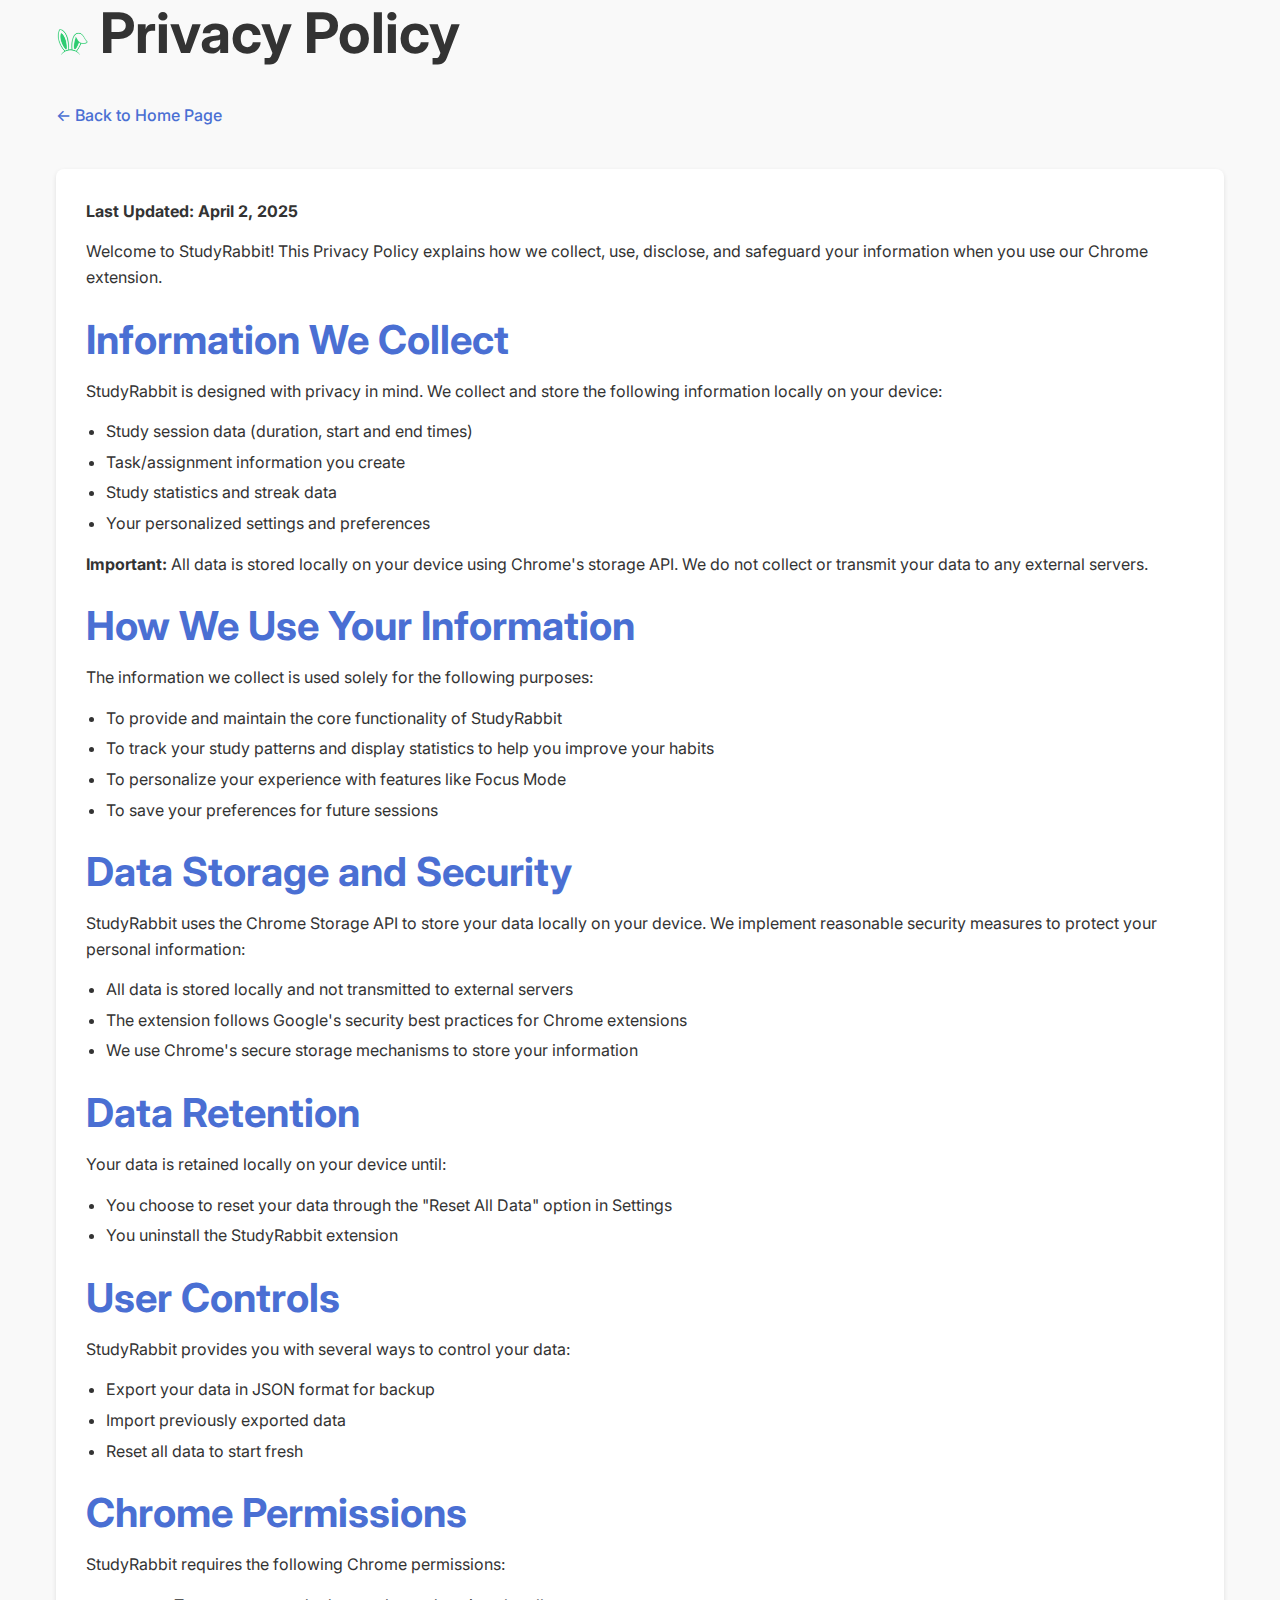
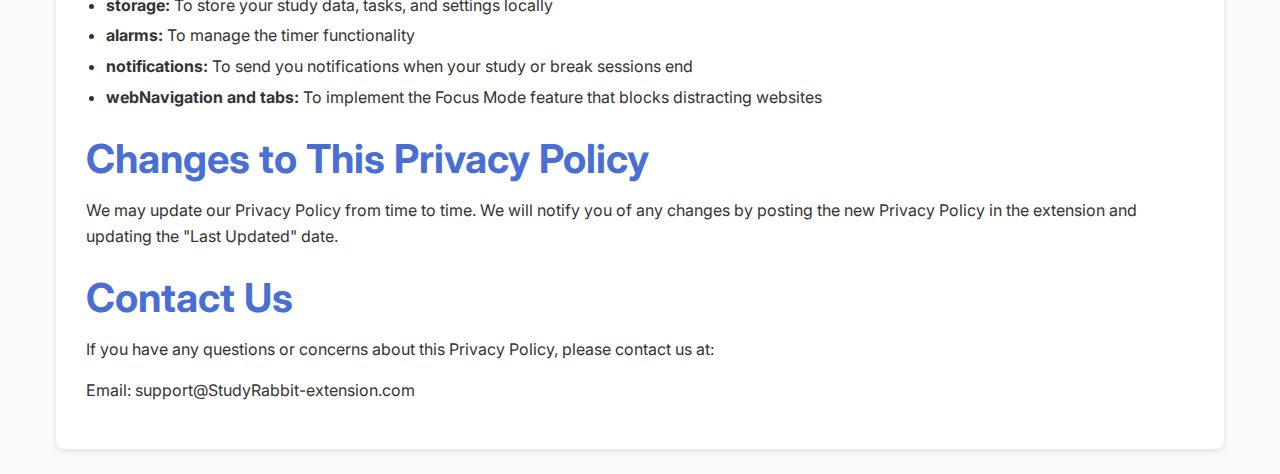
<file: privacy.html>
<!DOCTYPE html>
<html lang="en">
  <head>
    <meta charset="UTF-8">
    <meta name="viewport" content="width=device-width, initial-scale=1.0">
    <title>StudyRabbit - Privacy Policy</title>
    <meta name="description" content="Build better study habits with StudyRabbit, the Chrome extension designed to help college students stay focused and productive.">
    <link rel="stylesheet" href="css/styles.css">
    <link rel="stylesheet" href="css/animations.css">
    <link rel="icon" type="image/png" href="/image/Logo.png">
    <!-- Font Awesome -->
    <link rel="stylesheet" href="https://cdnjs.cloudflare.com/ajax/libs/font-awesome/6.4.0/css/all.min.css">
    <!-- Google Fonts -->
    <link rel="preconnect" href="https://fonts.googleapis.com">
    <link rel="preconnect" href="https://fonts.gstatic.com" crossorigin>
    <link href="https://fonts.googleapis.com/css2?family=Inter:wght@300;400;500;600;700&display=swap" rel="stylesheet">
</head>
<body>
  <div class="container">
    <header>
      <div class="header-title">
        <img src="/image/Logo.png" alt="StudyRabbit Logo" class="header-logo">
        <h1>Privacy Policy</h1>
      </div>
    </header>
    
    <div class="navigation-links">
      <a href="index.html" class="back-link">← Back to Home Page</a>
    </div>
    
    <div class="policy-content">
      <p><strong>Last Updated: April 2, 2025</strong></p>
      
      <p>Welcome to StudyRabbit! This Privacy Policy explains how we collect, use, disclose, and safeguard your information when you use our Chrome extension.</p>
      
      <h2>Information We Collect</h2>
      <p>StudyRabbit is designed with privacy in mind. We collect and store the following information locally on your device:</p>
      <ul>
        <li>Study session data (duration, start and end times)</li>
        <li>Task/assignment information you create</li>
        <li>Study statistics and streak data</li>
        <li>Your personalized settings and preferences</li>
      </ul>
      
      <p><strong>Important:</strong> All data is stored locally on your device using Chrome's storage API. We do not collect or transmit your data to any external servers.</p>
      
      <h2>How We Use Your Information</h2>
      <p>The information we collect is used solely for the following purposes:</p>
      <ul>
        <li>To provide and maintain the core functionality of StudyRabbit</li>
        <li>To track your study patterns and display statistics to help you improve your habits</li>
        <li>To personalize your experience with features like Focus Mode</li>
        <li>To save your preferences for future sessions</li>
      </ul>
      
      <h2>Data Storage and Security</h2>
      <p>StudyRabbit uses the Chrome Storage API to store your data locally on your device. We implement reasonable security measures to protect your personal information:</p>
      <ul>
        <li>All data is stored locally and not transmitted to external servers</li>
        <li>The extension follows Google's security best practices for Chrome extensions</li>
        <li>We use Chrome's secure storage mechanisms to store your information</li>
      </ul>
      
      <h2>Data Retention</h2>
      <p>Your data is retained locally on your device until:</p>
      <ul>
        <li>You choose to reset your data through the "Reset All Data" option in Settings</li>
        <li>You uninstall the StudyRabbit extension</li>
      </ul>
      
      <h2>User Controls</h2>
      <p>StudyRabbit provides you with several ways to control your data:</p>
      <ul>
        <li>Export your data in JSON format for backup</li>
        <li>Import previously exported data</li>
        <li>Reset all data to start fresh</li>
      </ul>
      
      <h2>Chrome Permissions</h2>
      <p>StudyRabbit requires the following Chrome permissions:</p>
      <ul>
        <li><strong>storage:</strong> To store your study data, tasks, and settings locally</li>
        <li><strong>alarms:</strong> To manage the timer functionality</li>
        <li><strong>notifications:</strong> To send you notifications when your study or break sessions end</li>
        <li><strong>webNavigation and tabs:</strong> To implement the Focus Mode feature that blocks distracting websites</li>
      </ul>
      
      <h2>Changes to This Privacy Policy</h2>
      <p>We may update our Privacy Policy from time to time. We will notify you of any changes by posting the new Privacy Policy in the extension and updating the "Last Updated" date.</p>
      
      <h2>Contact Us</h2>
      <p>If you have any questions or concerns about this Privacy Policy, please contact us at:</p>
      <p>Email: support@StudyRabbit-extension.com</p>
    </div>
  </div>
</body>
</html>
</file>
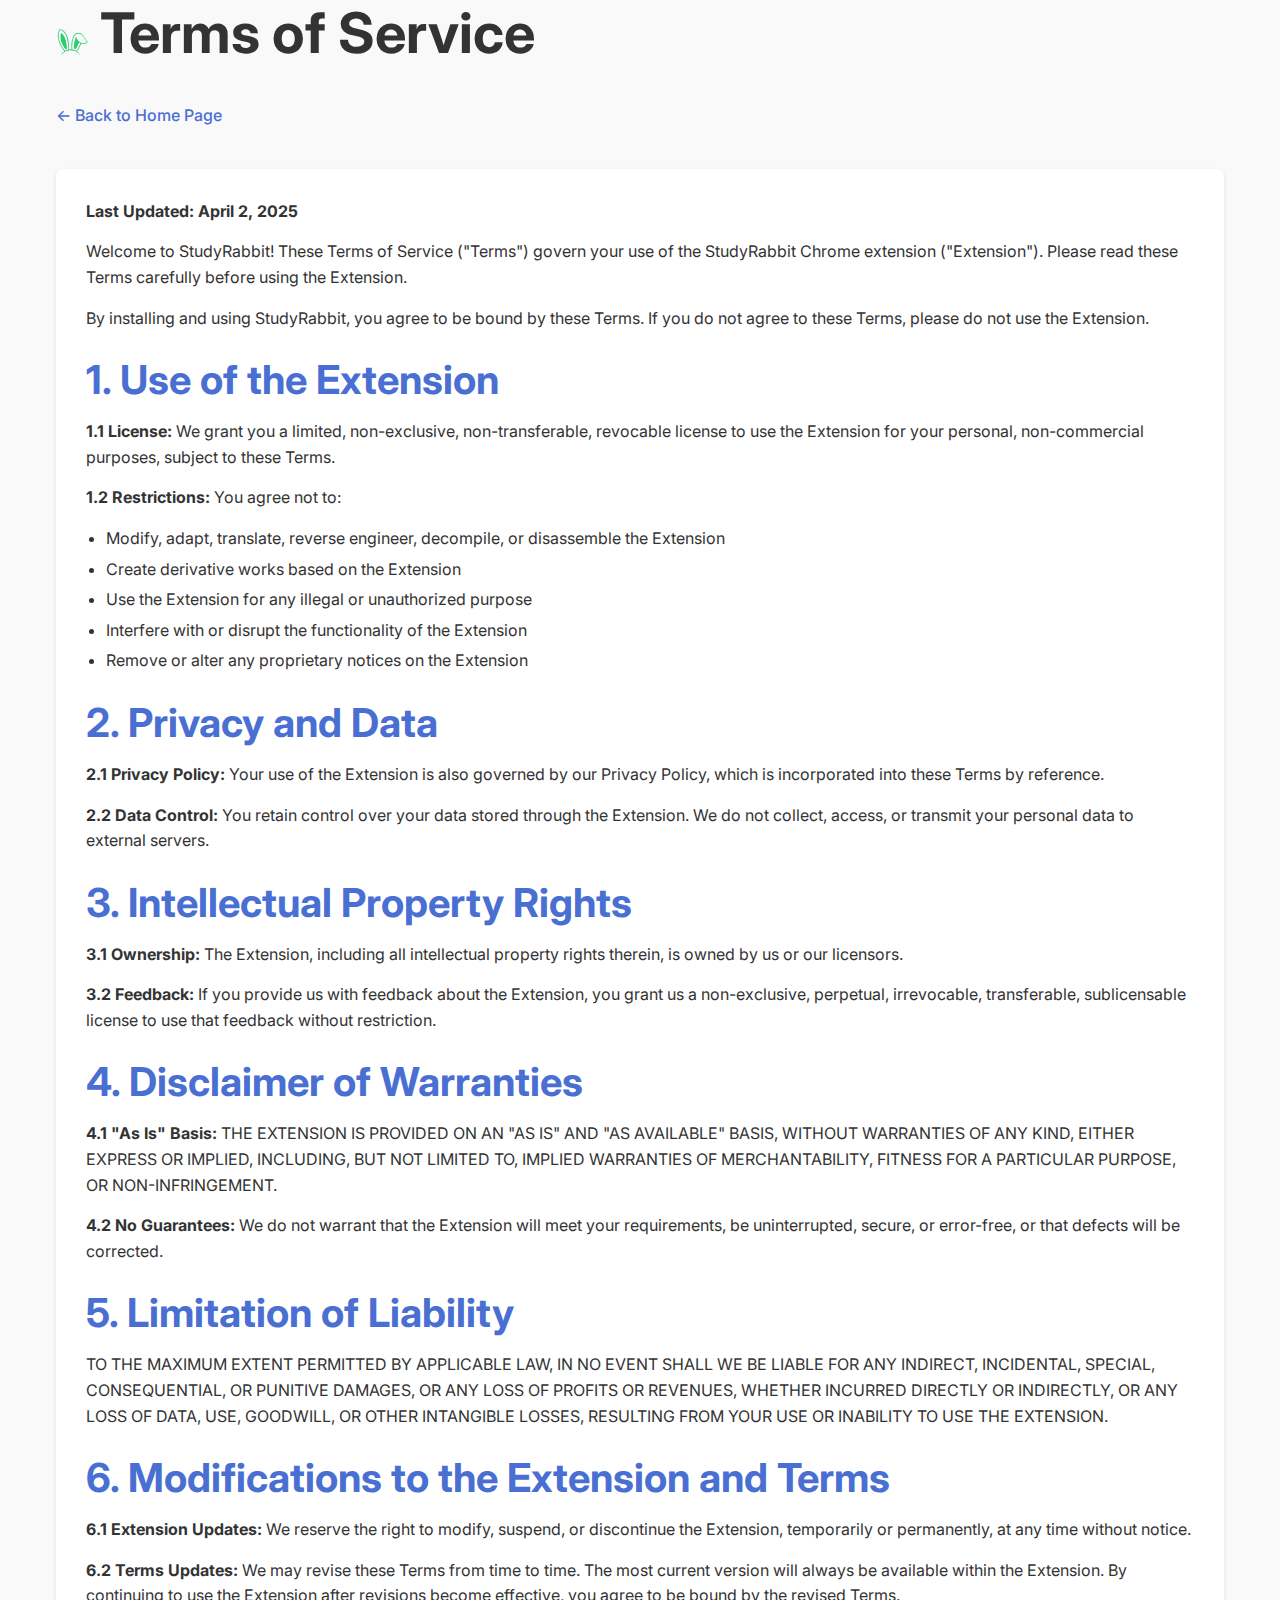
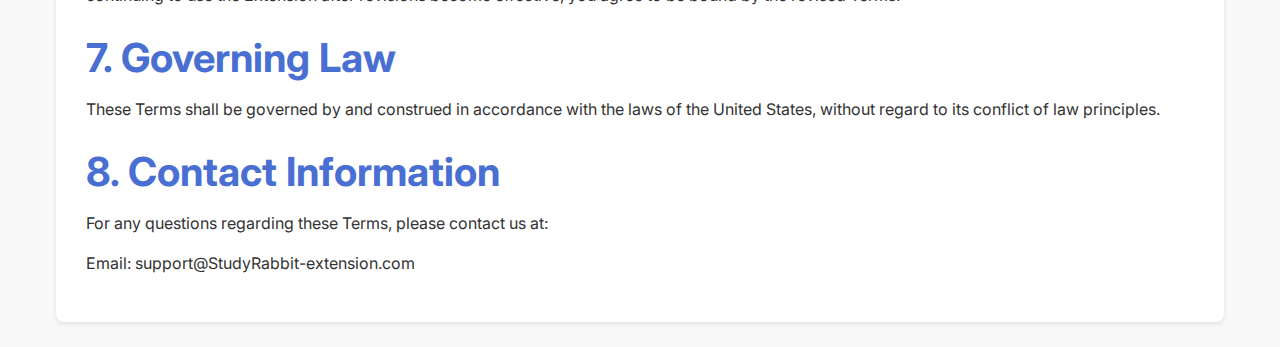
<file: terms.html>
<!DOCTYPE html>
<html lang="en">
  <head>
    <meta charset="UTF-8">
    <meta name="viewport" content="width=device-width, initial-scale=1.0">
    <title>StudyRabbit - Terms of Service</title>
    <meta name="description" content="Build better study habits with StudyRabbit, the Chrome extension designed to help college students stay focused and productive.">
    <link rel="stylesheet" href="css/styles.css">
    <link rel="stylesheet" href="css/animations.css">
    <link rel="icon" type="image/png" href="/image/Logo.png">
    <!-- Font Awesome -->
    <link rel="stylesheet" href="https://cdnjs.cloudflare.com/ajax/libs/font-awesome/6.4.0/css/all.min.css">
    <!-- Google Fonts -->
    <link rel="preconnect" href="https://fonts.googleapis.com">
    <link rel="preconnect" href="https://fonts.gstatic.com" crossorigin>
    <link href="https://fonts.googleapis.com/css2?family=Inter:wght@300;400;500;600;700&display=swap" rel="stylesheet">
</head>
<body>
  <div class="container">
    <header>
      <div class="header-title">
        <img src="/image/Logo.png" alt="StudyRabbit Logo" class="header-logo">
        <h1>Terms of Service</h1>
      </div>
    </header>
    
    <div class="navigation-links">
      <a href="index.html" class="back-link">← Back to Home Page</a>
    </div>
    
    <div class="policy-content">
      <p><strong>Last Updated: April 2, 2025</strong></p>
      
      <p>Welcome to StudyRabbit! These Terms of Service ("Terms") govern your use of the StudyRabbit Chrome extension ("Extension"). Please read these Terms carefully before using the Extension.</p>
      
      <p>By installing and using StudyRabbit, you agree to be bound by these Terms. If you do not agree to these Terms, please do not use the Extension.</p>
      
      <h2>1. Use of the Extension</h2>
      <p><strong>1.1 License:</strong> We grant you a limited, non-exclusive, non-transferable, revocable license to use the Extension for your personal, non-commercial purposes, subject to these Terms.</p>
      
      <p><strong>1.2 Restrictions:</strong> You agree not to:</p>
      <ul>
        <li>Modify, adapt, translate, reverse engineer, decompile, or disassemble the Extension</li>
        <li>Create derivative works based on the Extension</li>
        <li>Use the Extension for any illegal or unauthorized purpose</li>
        <li>Interfere with or disrupt the functionality of the Extension</li>
        <li>Remove or alter any proprietary notices on the Extension</li>
      </ul>
      
      <h2>2. Privacy and Data</h2>
      <p><strong>2.1 Privacy Policy:</strong> Your use of the Extension is also governed by our Privacy Policy, which is incorporated into these Terms by reference.</p>
      
      <p><strong>2.2 Data Control:</strong> You retain control over your data stored through the Extension. We do not collect, access, or transmit your personal data to external servers.</p>
      
      <h2>3. Intellectual Property Rights</h2>
      <p><strong>3.1 Ownership:</strong> The Extension, including all intellectual property rights therein, is owned by us or our licensors.</p>
      
      <p><strong>3.2 Feedback:</strong> If you provide us with feedback about the Extension, you grant us a non-exclusive, perpetual, irrevocable, transferable, sublicensable license to use that feedback without restriction.</p>
      
      <h2>4. Disclaimer of Warranties</h2>
      <p><strong>4.1 "As Is" Basis:</strong> THE EXTENSION IS PROVIDED ON AN "AS IS" AND "AS AVAILABLE" BASIS, WITHOUT WARRANTIES OF ANY KIND, EITHER EXPRESS OR IMPLIED, INCLUDING, BUT NOT LIMITED TO, IMPLIED WARRANTIES OF MERCHANTABILITY, FITNESS FOR A PARTICULAR PURPOSE, OR NON-INFRINGEMENT.</p>
      
      <p><strong>4.2 No Guarantees:</strong> We do not warrant that the Extension will meet your requirements, be uninterrupted, secure, or error-free, or that defects will be corrected.</p>
      
      <h2>5. Limitation of Liability</h2>
      <p>TO THE MAXIMUM EXTENT PERMITTED BY APPLICABLE LAW, IN NO EVENT SHALL WE BE LIABLE FOR ANY INDIRECT, INCIDENTAL, SPECIAL, CONSEQUENTIAL, OR PUNITIVE DAMAGES, OR ANY LOSS OF PROFITS OR REVENUES, WHETHER INCURRED DIRECTLY OR INDIRECTLY, OR ANY LOSS OF DATA, USE, GOODWILL, OR OTHER INTANGIBLE LOSSES, RESULTING FROM YOUR USE OR INABILITY TO USE THE EXTENSION.</p>
      
      <h2>6. Modifications to the Extension and Terms</h2>
      <p><strong>6.1 Extension Updates:</strong> We reserve the right to modify, suspend, or discontinue the Extension, temporarily or permanently, at any time without notice.</p>
      
      <p><strong>6.2 Terms Updates:</strong> We may revise these Terms from time to time. The most current version will always be available within the Extension. By continuing to use the Extension after revisions become effective, you agree to be bound by the revised Terms.</p>
      
      <h2>7. Governing Law</h2>
      <p>These Terms shall be governed by and construed in accordance with the laws of the United States, without regard to its conflict of law principles.</p>
      
      <h2>8. Contact Information</h2>
      <p>For any questions regarding these Terms, please contact us at:</p>
      <p>Email: support@StudyRabbit-extension.com</p>
    </div>
  </div>
</body>
</html>
</file>
<file: css/styles.css>
:root {
    /* Primary Colors */
    --primary-color: #4a6fd3;
    --primary-dark: #3a5bc0;
    --primary-light: #6a8fe3;
    
    /* Secondary Colors */
    --secondary-color: #7bc9c2;
    --secondary-dark: #5ba9a2;
    --secondary-light: #9bd9d2;
    
    /* Neutral Colors */
    --bg-color: #f9f9f9;
    --text-color: #333;
    --light-gray: #e0e0e0;
    --med-gray: #999;
    --dark-gray: #555;
    
    /* Accent Colors */
    --error-color: #e74c3c;
    --success-color: #2ecc71;
    --warning-color: #f39c12;
    
    /* Font Sizes */
    --h1-size: 3.5rem;
    --h2-size: 2.5rem;
    --h3-size: 1.75rem;
    --h4-size: 1.25rem;
    --body-size: 1rem;
    --small-size: 0.875rem;
    
    /* Spacing */
    --space-xs: 0.25rem;
    --space-sm: 0.5rem;
    --space-md: 1rem;
    --space-lg: 2rem;
    --space-xl: 4rem;
    
    /* Border Radius */
    --radius-sm: 4px;
    --radius-md: 8px;
    --radius-lg: 16px;
    --radius-full: 9999px;
    
    /* Shadows */
    --shadow-sm: 0 2px 5px rgba(0, 0, 0, 0.1);
    --shadow-md: 0 4px 10px rgba(0, 0, 0, 0.1);
    --shadow-lg: 0 10px 25px rgba(0, 0, 0, 0.1);
    
    /* Transitions */
    --transition-fast: 0.2s ease;
    --transition-medium: 0.3s ease;
    --transition-slow: 0.5s ease;
}

/* Reset & Base Styles */
* {
    margin: 0;
    padding: 0;
    box-sizing: border-box;
}

html {
    scroll-behavior: smooth;
}

body {
    font-family: 'Inter', sans-serif;
    color: var(--text-color);
    background-color: var(--bg-color);
    line-height: 1.6;
}

img {
    max-width: 100%;
    height: auto;
}

a {
    color: var(--primary-color);
    text-decoration: none;
    transition: color var(--transition-fast);
}

a:hover {
    color: var(--primary-dark);
}

ul {
    list-style: none;
}

/* Typography */
h1, h2, h3, h4, h5, h6 {
    font-weight: 700;
    line-height: 1.2;
    margin-bottom: var(--space-md);
}

h1 {
    font-size: var(--h1-size);
}

h2 {
    font-size: var(--h2-size);
}

h3 {
    font-size: var(--h3-size);
}

h4 {
    font-size: var(--h4-size);
}

p {
    margin-bottom: var(--space-md);
}

/* Container */
.container {
    width: 100%;
    max-width: 1200px;
    margin: 0 auto;
    padding: 0 var(--space-md);
}

/* Buttons */
.btn {
    display: inline-flex;
    align-items: center;
    justify-content: center;
    padding: 0.75rem 1.5rem;
    border-radius: var(--radius-md);
    font-weight: 600;
    font-size: 1rem;
    text-align: center;
    cursor: pointer;
    transition: all var(--transition-fast);
    border: none;
    outline: none;
}

.btn-primary {
    background-color: var(--primary-color);
    color: white;
}

.btn-primary:hover {
    background-color: var(--primary-dark);
    color: white;
    transform: translateY(-2px);
    box-shadow: var(--shadow-md);
}

.btn-secondary {
    background-color: white;
    color: var(--primary-color);
    border: 2px solid var(--primary-color);
}

.btn-secondary:hover {
    background-color: var(--primary-color);
    color: white;
    transform: translateY(-2px);
    box-shadow: var(--shadow-md);
}

.btn-large {
    padding: 1rem 2rem;
    font-size: 1.2rem;
}

.btn i {
    margin-right: 0.5rem;
}

/* Header & Navigation */
.header {
    position: fixed;
    top: 0;
    left: 0;
    width: 100%;
    background-color: white;
    box-shadow: var(--shadow-sm);
    z-index: 1000;
    padding: 1rem 0;
    transition: all var(--transition-fast);
}

.header.scrolled {
    padding: 0.5rem 0;
    box-shadow: var(--shadow-md);
}

.nav {
    display: flex;
    justify-content: space-between;
    align-items: center;
}

.logo {
    display: flex;
    align-items: center;
    font-weight: 700;
    font-size: 1.5rem;
    color: var(--primary-color);
}

.logo img {
    height: 40px;
    margin-right: 10px;
}

.nav-links {
    display: flex;
    align-items: center;
    gap: 2rem;
}

.nav-links a {
    color: var(--text-color);
    font-weight: 500;
    position: relative;
}

.nav-links a:hover {
    color: var(--primary-color);
}

.nav-links a::after {
    content: '';
    position: absolute;
    bottom: -5px;
    left: 0;
    width: 0;
    height: 2px;
    background-color: var(--primary-color);
    transition: width var(--transition-fast);
}

.nav-links a:hover::after {
    width: 100%;
}

.mobile-menu-toggle {
    display: none;
    background: none;
    border: none;
    font-size: 1.5rem;
    color: var(--text-color);
    cursor: pointer;
}

/* Hero Section */
.hero {
    padding: 8rem 0 5rem;
    background: linear-gradient(135deg, #f5f7fa 0%, #e4eaf5 100%);
    position: relative;
    overflow: hidden;
}

.hero .container {
    display: flex;
    align-items: center;
    justify-content: space-between;
    gap: 2rem;
}

.hero-content {
    flex: 1;
    max-width: 600px;
}

.hero h1 {
    font-size: 3.5rem;
    margin-bottom: 1.5rem;
    background: linear-gradient(to right, var(--primary-color), var(--primary-dark));
    -webkit-background-clip: text;
    -webkit-text-fill-color: transparent;
}

.subtitle {
    font-size: 1.25rem;
    color: var(--dark-gray);
    margin-bottom: 2rem;
}

.hero-buttons {
    display: flex;
    gap: 1rem;
    margin-bottom: 2.5rem;
}

.hero-image {
    flex: 1;
    position: relative;
    display: flex;
    justify-content: center;
    align-items: center;
}

.hero-image .screenshot {
    max-width: 100%;
    border-radius: var(--radius-md);
    box-shadow: var(--shadow-lg);
    position: relative;
    z-index: 2;
}

.blob-1, .blob-2 {
    position: absolute;
    border-radius: 50%;
    filter: blur(50px);
    z-index: 1;
    opacity: 0.8;
}

.blob-1 {
    width: 300px;
    height: 300px;
    background-color: rgba(74, 111, 211, 0.3);
    top: -50px;
    right: -50px;
}

.blob-2 {
    width: 250px;
    height: 250px;
    background-color: rgba(123, 201, 194, 0.3);
    bottom: -50px;
    left: -50px;
}

.stats {
    display: flex;
    gap: 2rem;
}

.stat {
    display: flex;
    flex-direction: column;
}

.stat-number {
    font-size: 2rem;
    font-weight: 700;
    color: var(--primary-color);
}

.stat-text {
    font-size: 0.875rem;
    color: var(--med-gray);
}

/* Section Headers */
.section-header {
    text-align: center;
    max-width: 800px;
    margin: 0 auto var(--space-xl);
}

.section-header h2 {
    margin-bottom: 1rem;
}

.section-header p {
    font-size: 1.2rem;
    color: var(--dark-gray);
}

/* Features Section */
.features {
    padding: var(--space-xl) 0;
    background-color: white;
}

.features-grid {
    display: grid;
    grid-template-columns: repeat(auto-fit, minmax(300px, 1fr));
    gap: 2rem;
}

.feature-card {
    background-color: white;
    padding: 2rem;
    border-radius: var(--radius-md);
    box-shadow: var(--shadow-sm);
    transition: transform var(--transition-medium), box-shadow var(--transition-medium);
    border: 1px solid var(--light-gray);
}

.feature-card:hover {
    transform: translateY(-10px);
    box-shadow: var(--shadow-md);
}

.feature-icon {
    display: flex;
    align-items: center;
    justify-content: center;
    width: 60px;
    height: 60px;
    background-color: rgba(74, 111, 211, 0.1);
    border-radius: var(--radius-full);
    margin-bottom: 1.5rem;
    color: var(--primary-color);
    font-size: 1.5rem;
}

.feature-card h3 {
    margin-bottom: 1rem;
}

/* How It Works Section */
.how-it-works {
    padding: var(--space-xl) 0;
    background-color: var(--bg-color);
}

.steps {
    display: flex;
    flex-direction: column;
    gap: 3rem;
}

.step {
    display: flex;
    align-items: center;
    gap: 2rem;
}

.step:nth-child(even) {
    flex-direction: row-reverse;
}

.step-number {
    flex-shrink: 0;
    display: flex;
    align-items: center;
    justify-content: center;
    width: 60px;
    height: 60px;
    background-color: var(--primary-color);
    color: white;
    font-size: 1.5rem;
    font-weight: 700;
    border-radius: var(--radius-full);
}

.step-content {
    flex: 1;
}

.step-image {
    flex: 1;
    display: flex;
    justify-content: center;
}

.step-image img {
    max-width: 400px;
    border-radius: var(--radius-md);
    box-shadow: var(--shadow-md);
}

/* Demo Video Section */
.demo-video {
    padding: var(--space-xl) 0;
    background-color: white;
}

.video-container {
    max-width: 800px;
    margin: 0 auto;
}

.video-placeholder {
    position: relative;
    aspect-ratio: 16/9;
    background-color: #000;
    border-radius: var(--radius-md);
    overflow: hidden;
    box-shadow: var(--shadow-md);
    cursor: pointer;
}

.video-placeholder img {
    width: 100%;
    height: 100%;
    object-fit: cover;
    opacity: 0.7;
    transition: opacity var(--transition-fast);
}

.video-placeholder:hover img {
    opacity: 0.5;
}

.play-button {
    position: absolute;
    top: 50%;
    left: 50%;
    transform: translate(-50%, -50%);
    width: 80px;
    height: 80px;
    background-color: rgba(255, 255, 255, 0.2);
    border-radius: var(--radius-full);
    display: flex;
    align-items: center;
    justify-content: center;
    color: white;
    font-size: 2rem;
    z-index: 2;
    transition: all var(--transition-fast);
}

.video-placeholder:hover .play-button {
    background-color: var(--primary-color);
    transform: translate(-50%, -50%) scale(1.1);
}

/* Testimonials Section */
.testimonials {
    padding: var(--space-xl) 0;
    background-color: var(--bg-color);
}

.testimonials-slider {
    max-width: 800px;
    margin: 0 auto;
    position: relative;
}

.testimonial {
    background-color: white;
    border-radius: var(--radius-md);
    padding: 2rem;
    box-shadow: var(--shadow-md);
    margin-bottom: 2rem;
}

.testimonial-content {
    margin-bottom: 1.5rem;
}

.testimonial-content p {
    font-size: 1.1rem;
    line-height: 1.8;
    font-style: italic;
    position: relative;
    padding: 0 1rem;
}

.testimonial-content p::before,
.testimonial-content p::after {
    content: '"';
    font-size: 2rem;
    color: var(--primary-light);
    position: absolute;
}

.testimonial-content p::before {
    left: -1rem;
    top: -0.5rem;
}

.testimonial-content p::after {
    right: -1rem;
    bottom: -0.5rem;
}

.testimonial-author {
    display: flex;
    align-items: center;
    gap: 1rem;
}

.testimonial-author img {
    width: 60px;
    height: 60px;
    border-radius: var(--radius-full);
    object-fit: cover;
}

.author-info h4 {
    margin-bottom: 0.25rem;
}

.author-info p {
    margin-bottom: 0;
    color: var(--med-gray);
    font-size: 0.875rem;
}

.testimonial-controls {
    display: flex;
    align-items: center;
    justify-content: center;
    gap: 1rem;
}

.prev-testimonial,
.next-testimonial {
    background-color: white;
    border: 1px solid var(--light-gray);
    width: 40px;
    height: 40px;
    border-radius: var(--radius-full);
    display: flex;
    align-items: center;
    justify-content: center;
    cursor: pointer;
    transition: all var(--transition-fast);
}

.prev-testimonial:hover,
.next-testimonial:hover {
    background-color: var(--primary-color);
    color: white;
    border-color: var(--primary-color);
}

.testimonial-dots {
    display: flex;
    gap: 0.5rem;
}

.dot {
    width: 10px;
    height: 10px;
    border-radius: var(--radius-full);
    background-color: var(--light-gray);
    cursor: pointer;
    transition: background-color var(--transition-fast);
}

.dot.active {
    background-color: var(--primary-color);
}

/* 404 Error Page */
.error-page {
    min-height: 70vh;
    display: flex;
    flex-direction: column;
    align-items: center;
    justify-content: center;
    text-align: center;
    padding: 60px 20px;
}

.error-code {
    font-size: 120px;
    font-weight: 700;
    color: #6c63ff;
    margin: 0;
    line-height: 1;
    opacity: 0.9;
}

.error-message {
    font-size: 2.5rem;
    margin: 20px 0;
    color: #333;
}

.error-description {
    font-size: 1.2rem;
    color: #666;
    max-width: 600px;
    margin: 0 auto 30px;
    line-height: 1.6;
}

.error-illustration {
    max-width: 350px;
    margin-bottom: 40px;
}

.back-home {
    background-color: #6c63ff;
    color: white;
    padding: 14px 28px;
    border-radius: 30px;
    font-weight: 500;
    text-decoration: none;
    transition: all 0.3s ease;
    display: inline-flex;
    align-items: center;
    margin-right: 15px;
}

.back-home:hover {
    background-color: #5a52d5;
    transform: translateY(-3px);
    box-shadow: 0 5px 15px rgba(108, 99, 255, 0.3);
}

.back-home i {
    margin-right: 8px;
}

.search-page {
    color: #6c63ff;
    text-decoration: none;
    font-weight: 500;
    display: inline-flex;
    align-items: center;
}

.search-page:hover {
    text-decoration: underline;
}

.search-page i {
    margin-right: 8px;
}

.action-buttons {
    display: flex;
    flex-wrap: wrap;
    justify-content: center;
    gap: 15px;
    margin-top: 20px;
}

@media (max-width: 768px) {
    .error-code {
        font-size: 100px;
    }
    
    .error-message {
        font-size: 2rem;
    }
    
    .error-description {
        font-size: 1.1rem;
    }
    
    .action-buttons {
        flex-direction: column;
        align-items: center;
    }
    
    .back-home {
        margin-right: 0;
        margin-bottom: 15px;
    }
}

/* FAQ Section */
.faq {
    padding: var(--space-xl) 0;
    background-color: white;
}

.faq-container {
    max-width: 800px;
    margin: 0 auto;
}

.faq-item {
    border-bottom: 1px solid var(--light-gray);
    margin-bottom: 1rem;
}

.faq-question {
    display: flex;
    justify-content: space-between;
    align-items: center;
    padding: 1rem 0;
    cursor: pointer;
}

.faq-question h3 {
    margin-bottom: 0;
    font-size: 1.2rem;
}

.faq-question i {
    font-size: 1.2rem;
    color: var(--med-gray);
    transition: transform var(--transition-fast);
}

.faq-item.active .faq-question i {
    transform: rotate(180deg);
    color: var(--primary-color);
}

.faq-answer {
    max-height: 0;
    overflow: hidden;
    transition: max-height var(--transition-medium);
    padding: 0 1rem;
}

.faq-item.active .faq-answer {
    max-height: 300px;
    padding-bottom: 1.5rem;
}

/* Download CTA Section */
.download-cta {
    padding: var(--space-xl) 0;
    background: linear-gradient(135deg, var(--primary-color) 0%, var(--primary-dark) 100%);
    color: white;
    text-align: center;
}

.download-content {
    max-width: 700px;
    margin: 0 auto;
}

.download-cta h2 {
    margin-bottom: 1.5rem;
}

.download-cta p {
    margin-bottom: 2rem;
    font-size: 1.2rem;
    opacity: 0.9;
}

.browser-support {
    margin-top: 2rem;
}

.browsers {
    display: flex;
    justify-content: center;
    gap: 1.5rem;
    margin-top: 0.5rem;
}

.browsers i {
    font-size: 2rem;
    opacity: 0.8;
    transition: opacity var(--transition-fast);
    cursor: pointer;
}

.browsers i:hover {
    opacity: 1;
}

/* Footer */
.footer {
    padding: var(--space-xl) 0 var(--space-md);
    background-color: #2c2c2c;
    color: white;
}

.footer-content {
    display: flex;
    justify-content: space-between;
    gap: 2rem;
    margin-bottom: 2rem;
}

.footer-logo {
    max-width: 250px;
}

.footer-logo img {
    height: 40px;
    margin-bottom: 1rem;
}

.footer-logo h3 {
    margin-bottom: 0.5rem;
}

.footer-logo p {
    opacity: 0.7;
}

.footer-links {
    display: flex;
    gap: 4rem;
}

.footer-column h4 {
    margin-bottom: 1.5rem;
    color: white;
}

.footer-column ul {
    display: flex;
    flex-direction: column;
    gap: 0.5rem;
}

.footer-column a {
    color: rgba(255, 255, 255, 0.7);
    transition: color var(--transition-fast);
}

.footer-column a:hover {
    color: white;
}

.social-links {
    display: flex;
    gap: 1rem;
    margin-bottom: 2rem;
}

.social-links a {
    display: flex;
    align-items: center;
    justify-content: center;
    width: 40px;
    height: 40px;
    background-color: rgba(255, 255, 255, 0.1);
    border-radius: var(--radius-full);
    color: white;
    font-size: 1.2rem;
    transition: all var(--transition-fast);
}

.social-links a:hover {
    background-color: var(--primary-color);
    transform: translateY(-3px);
}

.newsletter-form {
    display: flex;
    margin-top: 1rem;
}

.newsletter-form input {
    flex: 1;
    padding: 0.75rem 1rem;
    border: none;
    border-radius: var(--radius-md) 0 0 var(--radius-md);
    outline: none;
}

.newsletter-form button {
    background-color: var(--primary-color);
    color: white;
    border: none;
    border-radius: 0 var(--radius-md) var(--radius-md) 0;
    padding: 0 1rem;
    cursor: pointer;
    transition: background-color var(--transition-fast);
}

.newsletter-form button:hover {
    background-color: var(--primary-dark);
}

.footer-bottom {
    text-align: center;
    padding-top: 2rem;
    border-top: 1px solid rgba(255, 255, 255, 0.1);
    font-size: 0.875rem;
    opacity: 0.7;
}

/* Policy Pages Styling */
.policy-content {
    background-color: white;
    border-radius: var(--radius-md);
    padding: 30px;
    margin-bottom: 25px;
    box-shadow: var(--shadow-sm);
}

.policy-content h2 {
    color: var(--primary-color);
    margin-top: 25px;
    margin-bottom: 15px;
}

.policy-content p, .policy-content ul {
    margin-bottom: 15px;
    line-height: 1.6;
}

.policy-content ul {
    padding-left: 20px;
    list-style-type: disc;
}

.policy-content li {
    margin-bottom: 5px;
}

.back-link {
    display: inline-block;
    margin-bottom: 20px;
    color: var(--primary-color);
    text-decoration: none;
    font-weight: 500;
}

.back-link:hover {
    text-decoration: underline;
}

.navigation-links {
    display: flex;
    justify-content: flex-start;
    margin-bottom: 20px;
    gap: 20px;
}

.header-title {
    display: flex;
    align-items: center;
    gap: 12px;
    margin-bottom: 20px;
}

.header-logo {
    width: 32px;
    height: 32px;
}

/* Mobile styles */
@media (max-width: 992px) {
    :root {
        --h1-size: 2.8rem;
        --h2-size: 2.2rem;
    }
    
    .hero .container {
        flex-direction: column;
    }
    
    .hero-content, .hero-image {
        max-width: 100%;
    }
    
    .step {
        flex-direction: column !important;
        text-align: center;
    }
    
    .step-image img {
        max-width: 100%;
    }
    
    .footer-content {
        flex-direction: column;
    }
    
    .footer-links {
        flex-wrap: wrap;
        gap: 2rem;
    }
}

@media (max-width: 768px) {
    .nav-links, .cta-button.mobile-hidden {
        display: none;
    }
    
    .mobile-menu-toggle {
        display: block;
    }
    
    .nav-links.active {
        display: flex;
        flex-direction: column;
        position: absolute;
        top: 100%;
        left: 0;
        width: 100%;
        background-color: white;
        padding: 1rem;
        box-shadow: var(--shadow-md);
    }
    
    .stats {
        flex-direction: column;
        gap: 1rem;
    }
    
    .features-grid {
        grid-template-columns: 1fr;
    }
    
    .footer-column {
        width: 100%;
    }
}

/* Utility Classes */
.hidden {
    display: none;
}

.mobile-hidden {
    display: flex;
}

/* Blog Styles */
.blog-hero {
    padding: 8rem 0 4rem;
    background: linear-gradient(135deg, #f5f7fa 0%, #e4eaf5 100%);
    text-align: center;
}

.blog-hero h1 {
    font-size: 3rem;
    margin-bottom: 1rem;
    background: linear-gradient(to right, var(--primary-color), var(--primary-dark));
    -webkit-background-clip: text;
    -webkit-text-fill-color: transparent;
}

.blog-hero .subtitle {
    font-size: 1.2rem;
    color: var(--dark-gray);
    max-width: 700px;
    margin: 0 auto;
}

.blog-content {
    padding: 4rem 0;
    background-color: var(--bg-color);
}

.blog-filters {
    display: flex;
    justify-content: space-between;
    align-items: center;
    margin-bottom: 2rem;
    flex-wrap: wrap;
    gap: 1rem;
}

.filter-categories {
    display: flex;
    align-items: center;
    flex-wrap: wrap;
    gap: 0.5rem;
}

.filter-label {
    font-weight: 600;
    color: var(--dark-gray);
}

.filter-btn {
    padding: 0.4rem 1rem;
    border-radius: var(--radius-full);
    background-color: white;
    border: 1px solid var(--light-gray);
    font-size: 0.9rem;
    transition: all var(--transition-fast);
}

.filter-btn:hover, .filter-btn.active {
    background-color: var(--primary-color);
    color: white;
    border-color: var(--primary-color);
}

.filter-search {
    position: relative;
}

.filter-search input {
    padding: 0.6rem 1rem;
    padding-right: 3rem;
    border-radius: var(--radius-md);
    border: 1px solid var(--light-gray);
    min-width: 250px;
}

.filter-search button {
    position: absolute;
    right: 0;
    top: 0;
    bottom: 0;
    width: 40px;
    background: none;
    border: none;
    color: var(--med-gray);
    cursor: pointer;
}

.blog-grid {
    display: grid;
    grid-template-columns: repeat(3, 1fr);
    gap: 2rem;
}

.blog-featured {
    grid-column: 1 / -1;
    margin-bottom: 1rem;
}

.blog-card {
    background-color: white;
    border-radius: var(--radius-md);
    overflow: hidden;
    box-shadow: var(--shadow-sm);
    transition: transform var(--transition-medium), box-shadow var(--transition-medium);
}

.blog-card:hover {
    transform: translateY(-5px);
    box-shadow: var(--shadow-md);
}

.blog-card.featured {
    display: grid;
    grid-template-columns: 1fr 1fr;
}

.blog-image {
    position: relative;
    overflow: hidden;
}

.blog-image img {
    width: 100%;
    height: 100%;
    object-fit: cover;
    transition: transform var(--transition-medium);
}

.blog-card:hover .blog-image img {
    transform: scale(1.05);
}

.blog-category {
    position: absolute;
    top: 1rem;
    left: 1rem;
    background-color: var(--primary-color);
    color: white;
    padding: 0.3rem 0.8rem;
    border-radius: var(--radius-full);
    font-size: 0.8rem;
    font-weight: 600;
}

.blog-content {
    padding: 1.5rem;
}

.blog-content h2, .blog-content h3 {
    margin-bottom: 0.75rem;
}

.blog-content h2 a, .blog-content h3 a {
    color: var(--text-color);
    transition: color var(--transition-fast);
}

.blog-content h2 a:hover, .blog-content h3 a:hover {
    color: var(--primary-color);
}

.blog-excerpt {
    color: var(--dark-gray);
    margin-bottom: 1rem;
    display: -webkit-box;
    -webkit-box-orient: vertical;
    -webkit-line-clamp: 3;
    overflow: hidden;
}

.blog-meta {
    display: flex;
    gap: 1rem;
    margin-bottom: 1rem;
    font-size: 0.9rem;
    color: var(--med-gray);
}

.blog-date, .blog-read-time {
    display: flex;
    align-items: center;
    gap: 0.3rem;
}

.read-more {
    display: inline-flex;
    align-items: center;
    gap: 0.5rem;
    font-weight: 600;
    color: var(--primary-color);
}

.read-more i {
    transition: transform var(--transition-fast);
}

.read-more:hover i {
    transform: translateX(3px);
}

.blog-pagination {
    display: flex;
    justify-content: center;
    align-items: center;
    gap: 0.5rem;
    margin-top: 3rem;
}

.pagination-btn {
    display: flex;
    align-items: center;
    justify-content: center;
    width: 40px;
    height: 40px;
    border-radius: var(--radius-md);
    background-color: white;
    border: 1px solid var(--light-gray);
    transition: all var(--transition-fast);
    font-weight: 500;
}

.pagination-btn.next {
    width: auto;
    padding: 0 1rem;
    gap: 0.5rem;
}

.pagination-btn:hover, .pagination-btn.active {
    background-color: var(--primary-color);
    color: white;
    border-color: var(--primary-color);
}

.pagination-dots {
    color: var(--med-gray);
}

.blog-subscribe {
    padding: 4rem 0;
    background-color: white;
    text-align: center;
}

.subscribe-content {
    max-width: 600px;
    margin: 0 auto;
}

.subscribe-form {
    display: flex;
    gap: 0.5rem;
    margin: 2rem auto 1rem;
    max-width: 500px;
}

.subscribe-form input {
    flex: 1;
    padding: 0.75rem 1rem;
    border: 1px solid var(--light-gray);
    border-radius: var(--radius-md);
}

.privacy-note {
    font-size: 0.8rem;
    color: var(--med-gray);
}

/* Blog Post Styles */
.blog-post-header {
    padding: 8rem 0 2rem;
    background: linear-gradient(135deg, #f5f7fa 0%, #e4eaf5 100%);
}

.post-category {
    display: inline-block;
    background-color: var(--primary-color);
    color: white;
    padding: 0.3rem 1rem;
    border-radius: var(--radius-full);
    font-size: 0.9rem;
    font-weight: 600;
    margin-bottom: 1rem;
}

.blog-post-header h1 {
    font-size: 2.8rem;
    margin-bottom: 1.5rem;
    max-width: 800px;
}

.post-meta {
    display: flex;
    flex-wrap: wrap;
    gap: 1.5rem;
    margin-bottom: 2rem;
    font-size: 1rem;
    color: var(--dark-gray);
}

.post-author, .post-date, .post-read-time {
    display: flex;
    align-items: center;
    gap: 0.5rem;
}

.post-featured-image {
    margin-bottom: -4rem;
    position: relative;
    z-index: 2;
    border-radius: var(--radius-md);
    overflow: hidden;
    box-shadow: var(--shadow-lg);
}

.post-featured-image img {
    width: 100%;
    max-height: 500px;
    object-fit: cover;
}

.blog-post-content {
    padding: 5rem 0;
    background-color: var(--bg-color);
}

.blog-post-content .container {
    display: grid;
    grid-template-columns: 2fr 1fr;
    gap: 3rem;
}

.post-content {
    background-color: white;
    padding: 2rem;
    border-radius: var(--radius-md);
    box-shadow: var(--shadow-sm);
}

.post-introduction {
    font-size: 1.2rem;
    line-height: 1.8;
    color: var(--dark-gray);
    margin-bottom: 2rem;
}

.post-content h2 {
    margin-top: 2.5rem;
    margin-bottom: 1.5rem;
    color: var(--primary-dark);
}

.post-content p {
    margin-bottom: 1.5rem;
    line-height: 1.8;
}

.post-content ul, .post-content ol {
    margin-bottom: 1.5rem;
    padding-left: 1.5rem;
}

.post-content li {
    margin-bottom: 0.5rem;
    list-style-type: disc;
}

.post-content ol li {
    list-style-type: decimal;
}

.post-callout {
    background-color: rgba(74, 111, 211, 0.1);
    border-left: 4px solid var(--primary-color);
    padding: 1.5rem;
    margin: 2rem 0;
    border-radius: 0 var(--radius-md) var(--radius-md) 0;
}

.post-callout h3 {
    margin-bottom: 0.75rem;
    color: var(--primary-dark);
}

.post-image {
    margin: 2.5rem 0;
    text-align: center;
}

.post-image img {
    max-width: 100%;
    border-radius: var(--radius-md);
    box-shadow: var(--shadow-md);
}

.post-image figcaption {
    margin-top: 1rem;
    font-size: 0.9rem;
    color: var(--med-gray);
}

blockquote {
    margin: 2.5rem 0;
    padding: 1.5rem;
    border-left: 4px solid var(--secondary-color);
    background-color: rgba(123, 201, 194, 0.1);
    font-style: italic;
    border-radius: 0 var(--radius-md) var(--radius-md) 0;
}

blockquote p {
    margin-bottom: 0.5rem;
    font-size: 1.1rem;
    line-height: 1.8;
}

blockquote cite {
    font-size: 0.9rem;
    color: var(--dark-gray);
    font-style: normal;
    display: block;
    text-align: right;
}

.post-tags {
    display: flex;
    flex-wrap: wrap;
    gap: 0.5rem;
    margin: 3rem 0;
    align-items: center;
}

.tag-label {
    font-weight: 600;
}

.post-tag {
    background-color: var(--light-gray);
    color: var(--dark-gray);
    padding: 0.3rem 0.8rem;
    border-radius: var(--radius-full);
    font-size: 0.9rem;
    transition: all var(--transition-fast);
}

.post-tag:hover {
    background-color: var(--primary-color);
    color: white;
}

.author-bio {
    display: flex;
    gap: 1.5rem;
    margin: 3rem 0;
    padding: 1.5rem;
    background-color: var(--bg-color);
    border-radius: var(--radius-md);
}

.author-image {
    flex-shrink: 0;
}

.author-image img {
    width: 100px;
    height: 100px;
    border-radius: var(--radius-full);
    object-fit: cover;
}

.author-info h3 {
    font-size: 1rem;
    margin-bottom: 0.5rem;
    color: var(--dark-gray);
}

.author-info h4 {
    font-size: 1.2rem;
    margin-bottom: 0.75rem;
}

.post-share {
    display: flex;
    align-items: center;
    gap: 1rem;
    border-top: 1px solid var(--light-gray);
    padding-top: 2rem;
}

.share-buttons {
    display: flex;
    gap: 0.5rem;
}

.share-btn {
    display: flex;
    align-items: center;
    justify-content: center;
    width: 40px;
    height: 40px;
    border-radius: var(--radius-full);
    background-color: var(--light-gray);
    color: var(--dark-gray);
    transition: all var(--transition-fast);
}

.share-btn:hover {
    background-color: var(--primary-color);
    color: white;
    transform: translateY(-3px);
}

.post-sidebar {
    align-self: start;
    position: sticky;
    top: 100px;
}

.sidebar-widget {
    background-color: white;
    border-radius: var(--radius-md);
    padding: 1.5rem;
    margin-bottom: 2rem;
    box-shadow: var(--shadow-sm);
}

.sidebar-widget h3 {
    margin-bottom: 1.25rem;
    font-size: 1.2rem;
    border-bottom: 1px solid var(--light-gray);
    padding-bottom: 0.75rem;
}

.popular-posts ul {
    display: flex;
    flex-direction: column;
    gap: 1rem;
}

.popular-posts li a {
    display: flex;
    flex-direction: column;
    gap: 0.25rem;
    color: var(--text-color);
}

.popular-posts li a:hover .sidebar-post-title {
    color: var(--primary-color);
}

.sidebar-post-title {
    font-weight: 600;
    transition: color var(--transition-fast);
}

.sidebar-post-date {
    font-size: 0.8rem;
    color: var(--med-gray);
}

.categories ul {
    display: flex;
    flex-direction: column;
    gap: 0.75rem;
}

.categories a {
    display: flex;
    justify-content: space-between;
    color: var(--text-color);
    transition: color var(--transition-fast);
}

.categories a:hover {
    color: var(--primary-color);
}

.cta-widget {
    text-align: center;
    background-color: var(--primary-color);
    color: white;
}

.cta-widget h3 {
    border-bottom: none;
    color: white;
}

.cta-widget .btn {
    background-color: white;
    color: var(--primary-color);
    margin-top: 1rem;
}

.cta-widget .btn:hover {
    background-color: var(--bg-color);
    transform: translateY(-2px);
}

.related-posts {
    padding: 4rem 0;
    background-color: white;
}

.related-posts h2 {
    text-align: center;
    margin-bottom: 2rem;
}

.related-posts-grid {
    display: grid;
    grid-template-columns: repeat(3, 1fr);
    gap: 2rem;
}

.related-post-card {
    background-color: var(--bg-color);
    border-radius: var(--radius-md);
    overflow: hidden;
    box-shadow: var(--shadow-sm);
    transition: transform var(--transition-medium), box-shadow var(--transition-medium);
}

.related-post-card:hover {
    transform: translateY(-5px);
    box-shadow: var(--shadow-md);
}

.related-post-card img {
    width: 100%;
    aspect-ratio: 16/9;
    object-fit: cover;
}

.related-post-card h3 {
    padding: 1rem 1rem 0.5rem;
    font-size: 1.1rem;
}

.related-post-card h3 a {
    color: var(--text-color);
    transition: color var(--transition-fast);
}

.related-post-card h3 a:hover {
    color: var(--primary-color);
}

.related-post-meta {
    display: flex;
    justify-content: space-between;
    padding: 0 1rem 1rem;
    font-size: 0.8rem;
    color: var(--med-gray);
}

@media (max-width: 992px) {
    .blog-grid {
        grid-template-columns: repeat(2, 1fr);
    }
    
    .blog-card.featured {
        grid-template-columns: 1fr;
    }
    
    .blog-post-content .container {
        grid-template-columns: 1fr;
    }
    
    .post-sidebar {
        position: static;
    }
    
    .related-posts-grid {
        grid-template-columns: repeat(2, 1fr);
    }
}

@media (max-width: 768px) {
    .mobile-hidden {
        display: none;
    }
    
    .navigation-links {
        flex-direction: column;
        gap: 10px;
    }
    
    .policy-content {
        padding: 15px;
    }
    
    .blog-grid {
        grid-template-columns: 1fr;
    }
    
    .blog-filters {
        flex-direction: column;
        align-items: stretch;
    }
    
    .filter-search input {
        width: 100%;
    }
    
    .related-posts-grid {
        grid-template-columns: 1fr;
    }
}
</file>
<file: css/animations.css>
/* Animations */
@keyframes fadeIn {
    from {
        opacity: 0;
        transform: translateY(20px);
    }
    to {
        opacity: 1;
        transform: translateY(0);
    }
}

@keyframes slideInRight {
    from {
        opacity: 0;
        transform: translateX(50px);
    }
    to {
        opacity: 1;
        transform: translateX(0);
    }
}

@keyframes slideInLeft {
    from {
        opacity: 0;
        transform: translateX(-50px);
    }
    to {
        opacity: 1;
        transform: translateX(0);
    }
}

@keyframes scaleIn {
    from {
        opacity: 0;
        transform: scale(0.9);
    }
    to {
        opacity: 1;
        transform: scale(1);
    }
}

@keyframes float {
    0% {
        transform: translateY(0);
    }
    50% {
        transform: translateY(-10px);
    }
    100% {
        transform: translateY(0);
    }
}

@keyframes pulse {
    0% {
        transform: scale(1);
    }
    50% {
        transform: scale(1.05);
    }
    100% {
        transform: scale(1);
    }
}

@keyframes spin {
    from {
        transform: rotate(0deg);
    }
    to {
        transform: rotate(360deg);
    }
}

/* Animation Classes */
.animate-in {
    opacity: 0;
    animation: fadeIn 0.8s forwards;
    animation-play-state: paused;
}

.animate-right {
    opacity: 0;
    animation: slideInRight 0.8s forwards;
    animation-play-state: paused;
}

.animate-left {
    opacity: 0;
    animation: slideInLeft 0.8s forwards;
    animation-play-state: paused;
}

.animate-scale {
    opacity: 0;
    animation: scaleIn 0.8s forwards;
    animation-play-state: paused;
}

.animate-float {
    animation: float 4s ease-in-out infinite;
}

.animate-pulse {
    animation: pulse 2s ease-in-out infinite;
}

.animate-spin {
    animation: spin 10s linear infinite;
}

/* Animation Delays */
.delay-1 {
    animation-delay: 0.2s;
}

.delay-2 {
    animation-delay: 0.4s;
}

.delay-3 {
    animation-delay: 0.6s;
}

.delay-4 {
    animation-delay: 0.8s;
}

.delay-5 {
    animation-delay: 1s;
}

/* Intersection Observer to trigger animations when elements are in view */
.animate-on-scroll {
    opacity: 0;
    transition: opacity 0.6s, transform 0.6s;
}

.animate-on-scroll.fade-in {
    transform: translateY(20px);
}

.animate-on-scroll.slide-right {
    transform: translateX(-50px);
}

.animate-on-scroll.slide-left {
    transform: translateX(50px);
}

.animate-on-scroll.scale-in {
    transform: scale(0.9);
}

.animate-on-scroll.in-view {
    opacity: 1;
    transform: translate(0) scale(1);
}

/* Feature card hover animations */
.feature-card {
    transition: transform 0.3s ease, box-shadow 0.3s ease;
}

.feature-card:hover {
    transform: translateY(-10px);
    box-shadow: 0 10px 25px rgba(0, 0, 0, 0.1);
}

/* Hero image animations */
.hero-image {
    position: relative;
}

.hero-image .screenshot {
    position: relative;
    z-index: 2;
    transition: transform 0.5s ease;
}

.hero-image:hover .screenshot {
    transform: translateY(-5px);
}

.blob-1 {
    animation: float 8s ease-in-out infinite;
}

.blob-2 {
    animation: float 6s ease-in-out infinite reverse;
}

/* Button hover animations */
.btn {
    transition: transform 0.3s ease, box-shadow 0.3s ease, background-color 0.3s ease;
}

.btn:hover {
    transform: translateY(-2px);
    box-shadow: 0 5px 15px rgba(0, 0, 0, 0.1);
}

.btn:active {
    transform: translateY(0);
    box-shadow: 0 2px 5px rgba(0, 0, 0, 0.1);
}

/* Play button animation */
.play-button {
    transition: transform 0.3s ease, background-color 0.3s ease;
}

.video-placeholder:hover .play-button {
    transform: translate(-50%, -50%) scale(1.1);
    background-color: var(--primary-color);
}
</file>
